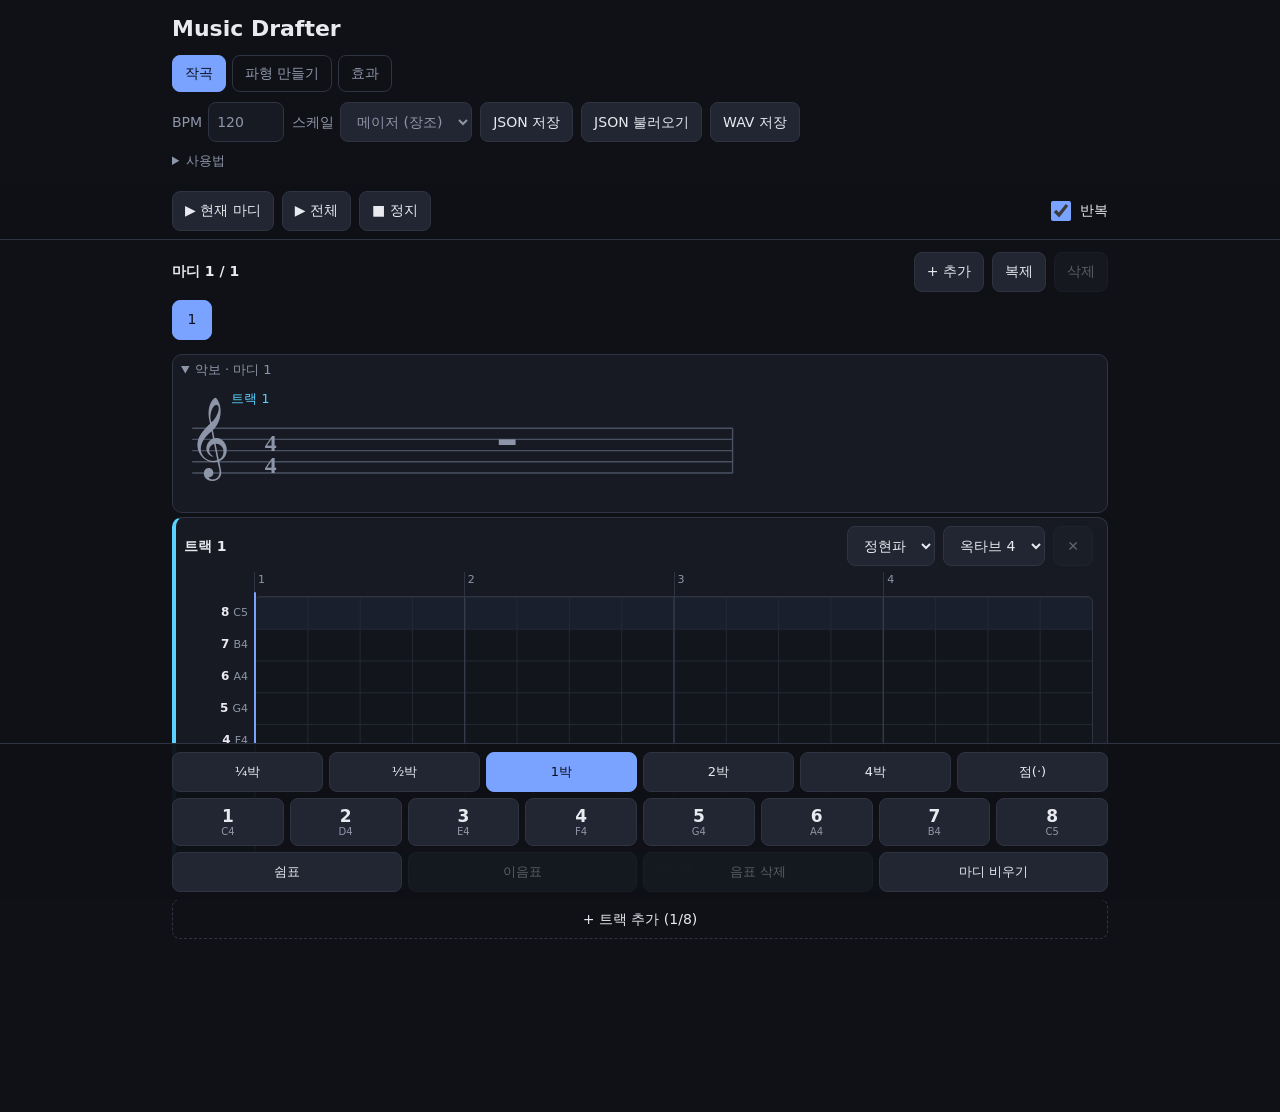
<file: index.html>
<!doctype html>
<html lang="ko">
<head>
  <meta charset="utf-8">
  <meta name="viewport" content="width=device-width, initial-scale=1, viewport-fit=cover">
  <meta name="theme-color" content="#0f1116">
  <meta name="description" content="마디 단위로 작곡하고 바로 반복 재생해 보는 웹 작곡 스케치북">
  <title>Music Drafter</title>
  <link rel="icon" href="data:image/svg+xml,<svg xmlns='http://www.w3.org/2000/svg' viewBox='0 0 100 100'><text y='.9em' font-size='90'>🎵</text></svg>">
  <link rel="stylesheet" href="https://fonts.googleapis.com/css2?family=Noto+Music&text=%F0%9D%84%9E%F0%9D%84%9F%F0%9D%84%A2%E2%99%AD&display=swap">
  <link rel="stylesheet" href="style.css">
  <script type="module" src="js/main.js"></script>
</head>
<body>
  <header class="wrap head">
    <h1>Music Drafter</h1>
    <nav class="pages" aria-label="페이지">
      <a href="index.html" aria-current="page">작곡</a>
      <a href="lab.html">파형 만들기</a>
      <a href="fx.html">효과</a>
    </nav>
    <div class="settings">
      <label>BPM <input id="bpm" data-set="bpm" type="number" min="30" max="300" step="1" inputmode="numeric"></label>
      <label>스케일
        <select id="scale" data-set="scale">
          <option value="major">메이저 (장조)</option>
          <option value="minor">마이너 (단조)</option>
        </select>
      </label>
      <button data-act="save">JSON 저장</button>
      <button data-act="open">JSON 불러오기</button>
      <button data-act="wav">WAV 저장</button>
      <input id="file" type="file" accept=".json,application/json" hidden>
    </div>
    <details class="help">
      <summary>사용법</summary>
      <ul>
        <li>격자를 탭하면 선택한 길이의 음표가 그 자리에 놓입니다. 아래 <b>1~8</b> 버튼은 커서(파란 선) 위치에 차례로 입력합니다.</li>
        <li>음표를 탭하면 선택됩니다. 길이 버튼으로 길이를 바꾸고, 이음표·음표 삭제를 쓸 수 있습니다. 음 높이는 같은 자리의 다른 줄을 탭하면 바뀝니다. 드럼 트랙은 탭하면 지워집니다.</li>
        <li><b>쉼표</b>는 커서부터 선택한 길이만큼 비웁니다. 음표가 없는 구간은 모두 쉼표입니다.</li>
        <li><b>이음표</b>는 바로 다음에 오는 같은 높이의 음과 끊김 없이 이어 재생합니다. 마디를 넘어서도 이어집니다.</li>
        <li>박자 눈금(1 2 3 4)을 탭하면 커서를 옮깁니다. 재생 중에 편집해도 바로 반영됩니다.</li>
      </ul>
    </details>
  </header>

  <nav class="transport" aria-label="재생">
    <div class="wrap">
      <button data-act="play" data-mode="measure">▶ 현재 마디</button>
      <button data-act="play" data-mode="song">▶ 전체</button>
      <button data-act="stop">■ 정지</button>
      <label class="check"><input id="loop" data-set="loop" type="checkbox"> 반복</label>
    </div>
  </nav>

  <main class="wrap">
    <section class="measures" aria-label="마디">
      <div class="measure-bar">
        <strong id="measure-info"></strong>
        <button id="add-measure" data-act="addMeasure">+ 추가</button>
        <button id="copy-measure" data-act="copyMeasure">복제</button>
        <button id="del-measure" data-act="delMeasure">삭제</button>
      </div>
      <div id="tabs" class="tabs"></div>
    </section>
    <details class="score-panel" open>
      <summary id="score-title">악보</summary>
      <div id="score" class="score"></div>
    </details>
    <section id="lanes" aria-label="트랙"></section>
    <button id="add-track" class="add-track" data-act="addTrack"></button>
  </main>

  <footer class="palette" aria-label="입력">
    <div class="wrap">
      <div id="durs" class="row durs">
        <button data-act="dur" data-v="1">¼박</button>
        <button data-act="dur" data-v="2">½박</button>
        <button data-act="dur" data-v="4">1박</button>
        <button data-act="dur" data-v="8">2박</button>
        <button data-act="dur" data-v="16">4박</button>
        <button id="dot" data-act="dot" title="점음표: 길이 ×1.5">점(·)</button>
      </div>
      <div id="degs" class="row degs"></div>
      <div class="row acts">
        <button data-act="rest">쉼표</button>
        <button id="tie" data-act="tie">이음표</button>
        <button id="del" data-act="del">음표 삭제</button>
        <button data-act="clear">마디 비우기</button>
      </div>
    </div>
  </footer>

  <div id="toast" class="toast" role="status" aria-live="polite"></div>
</body>
</html>
</file>
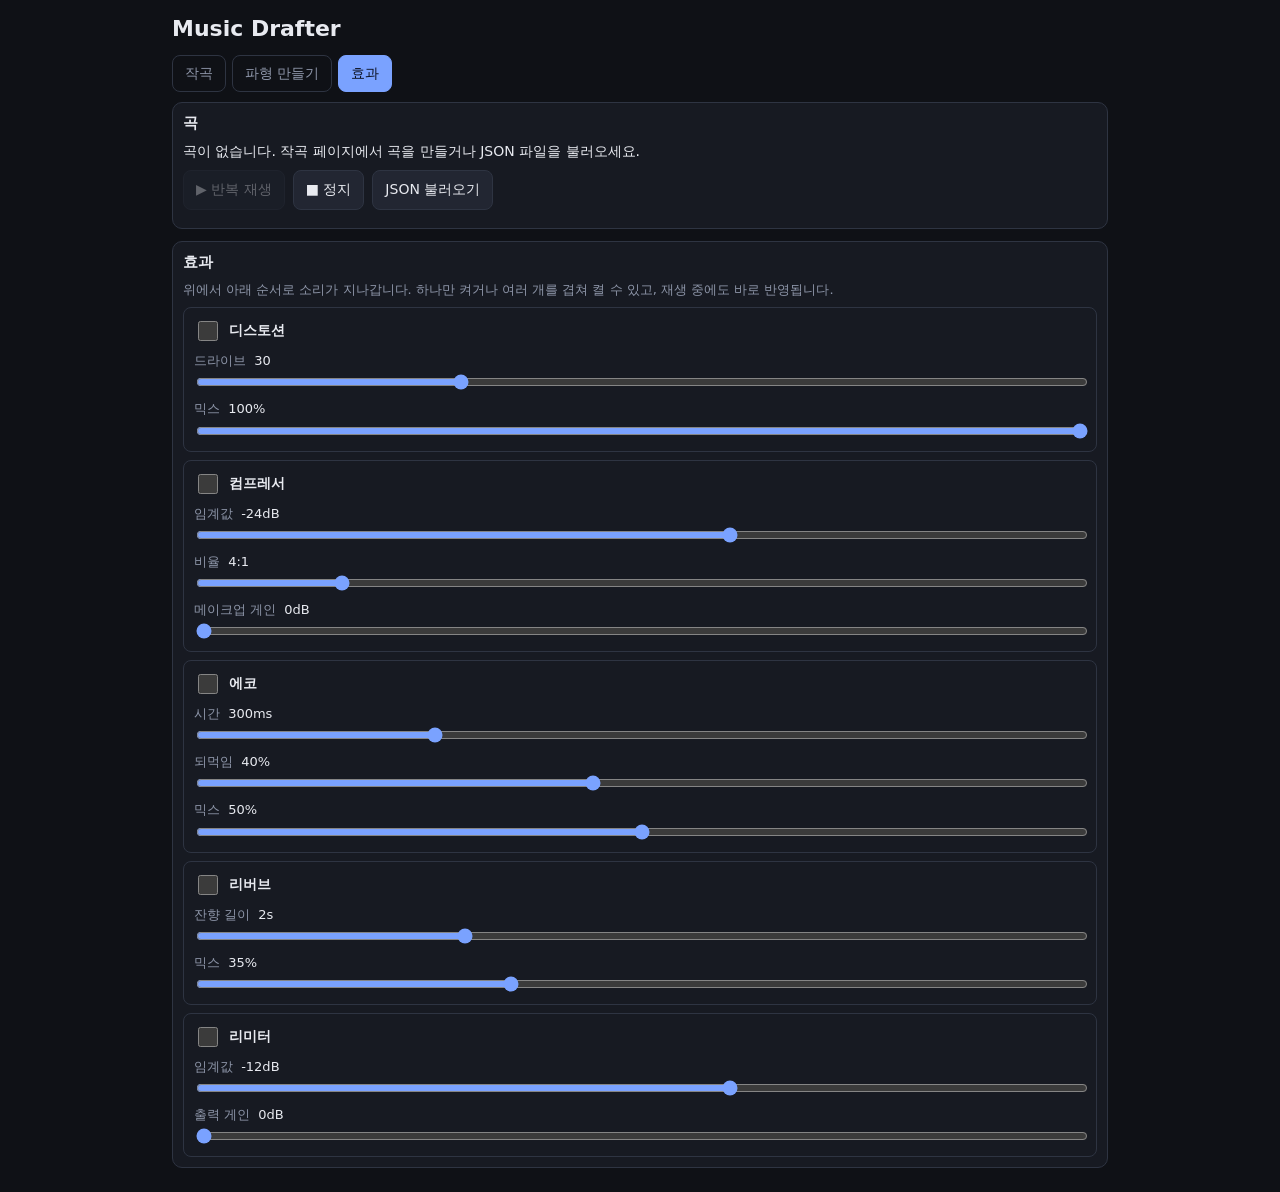
<file: fx.html>
<!doctype html>
<html lang="ko">
<head>
  <meta charset="utf-8">
  <meta name="viewport" content="width=device-width, initial-scale=1, viewport-fit=cover">
  <meta name="theme-color" content="#0f1116">
  <meta name="description" content="만든 곡에 에코·리버브·컴프레서·디스토션·리미터를 하나씩 또는 겹쳐 걸어 들어 보는 페이지">
  <title>효과 · Music Drafter</title>
  <link rel="icon" href="data:image/svg+xml,<svg xmlns='http://www.w3.org/2000/svg' viewBox='0 0 100 100'><text y='.9em' font-size='90'>🎵</text></svg>">
  <link rel="stylesheet" href="style.css">
  <script type="module" src="js/fx/main.js"></script>
</head>
<body>
  <header class="wrap head">
    <h1>Music Drafter</h1>
    <nav class="pages" aria-label="페이지">
      <a href="index.html">작곡</a>
      <a href="lab.html">파형 만들기</a>
      <a href="fx.html" aria-current="page">효과</a>
    </nav>
  </header>

  <main class="wrap panels">
    <section>
      <h2>곡</h2>
      <p id="song-info" class="song-info"></p>
      <div class="buttons">
        <button id="play" disabled>▶ 반복 재생</button>
        <button id="stop">■ 정지</button>
        <button id="open">JSON 불러오기</button>
      </div>
      <input id="file" type="file" accept=".json,application/json" hidden>
      <p id="status" class="hint" role="status"></p>
    </section>

    <section>
      <h2>효과</h2>
      <p class="hint">위에서 아래 순서로 소리가 지나갑니다. 하나만 켜거나 여러 개를 겹쳐 켤 수 있고, 재생 중에도 바로 반영됩니다.</p>
      <div id="effects" class="effects"></div>
    </section>
  </main>
</body>
</html>
</file>
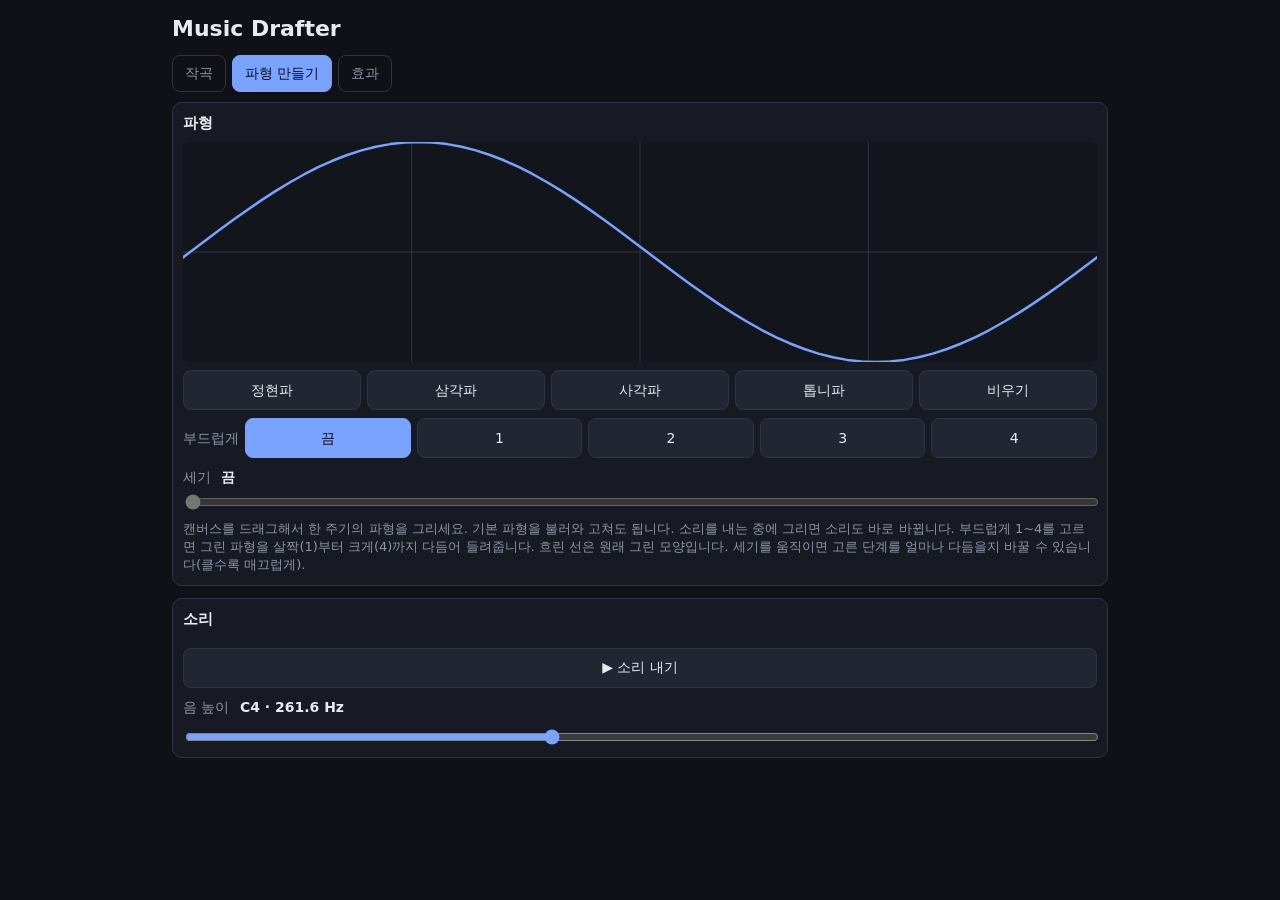
<file: lab.html>
<!doctype html>
<html lang="ko">
<head>
  <meta charset="utf-8">
  <meta name="viewport" content="width=device-width, initial-scale=1, viewport-fit=cover">
  <meta name="theme-color" content="#0f1116">
  <meta name="description" content="직접 그린 파형으로 소리를 내고 음 높이를 바꿔 들어 보는 페이지">
  <title>파형 만들기 · Music Drafter</title>
  <link rel="icon" href="data:image/svg+xml,<svg xmlns='http://www.w3.org/2000/svg' viewBox='0 0 100 100'><text y='.9em' font-size='90'>🎵</text></svg>">
  <link rel="stylesheet" href="style.css">
  <script type="module" src="js/lab/main.js"></script>
</head>
<body>
  <header class="wrap head">
    <h1>Music Drafter</h1>
    <nav class="pages" aria-label="페이지">
      <a href="index.html">작곡</a>
      <a href="lab.html" aria-current="page">파형 만들기</a>
      <a href="fx.html">효과</a>
    </nav>
  </header>

  <main class="wrap panels">
    <section>
      <h2>파형</h2>
      <canvas id="wave" aria-label="파형 한 주기 (드래그해서 그리기)"></canvas>
      <div class="presets">
        <button data-preset="sine">정현파</button>
        <button data-preset="triangle">삼각파</button>
        <button data-preset="square">사각파</button>
        <button data-preset="sawtooth">톱니파</button>
        <button data-preset="flat">비우기</button>
      </div>
      <div class="levels" role="group" aria-labelledby="smooth-label">
        <span id="smooth-label">부드럽게</span>
        <button data-smooth="0" class="on">끔</button>
        <button data-smooth="1">1</button>
        <button data-smooth="2">2</button>
        <button data-smooth="3">3</button>
        <button data-smooth="4">4</button>
      </div>
      <div class="strength">
        <label for="strength">세기 <strong id="strength-label"></strong></label>
        <input id="strength" type="range" min="0.25" max="8" step="0.25" disabled>
      </div>
      <p class="hint">캔버스를 드래그해서 한 주기의 파형을 그리세요. 기본 파형을 불러와 고쳐도 됩니다. 소리를 내는 중에 그리면 소리도 바로 바뀝니다.
        부드럽게 1~4를 고르면 그린 파형을 살짝(1)부터 크게(4)까지 다듬어 들려줍니다. 흐린 선은 원래 그린 모양입니다.
        세기를 움직이면 고른 단계를 얼마나 다듬을지 바꿀 수 있습니다(클수록 매끄럽게).</p>
    </section>

    <section class="sound">
      <h2>소리</h2>
      <button id="play">▶ 소리 내기</button>
      <label for="pitch">음 높이 <strong id="pitch-label"></strong></label>
      <input id="pitch" type="range" min="36" max="96" step="1" value="60">
    </section>
  </main>
</body>
</html>
</file>
<file: style.css>
:root {
  --bg: #0f1116;
  --panel: #171a22;
  --raised: #222632;
  --line: #2e3442;
  --text: #e8eaf0;
  --muted: #8d95a8;
  --accent: #7aa2ff;
  --play: #ffd166;
  --keys: 56px;
  --row: 28px;
  color-scheme: dark;
}

* { box-sizing: border-box; }
html { -webkit-text-size-adjust: 100%; }
body {
  margin: 0;
  background: var(--bg);
  color: var(--text);
  font: 14px/1.4 system-ui, -apple-system, "Segoe UI", Roboto, "Apple SD Gothic Neo", "Noto Sans KR", sans-serif;
}
.wrap { max-width: 960px; margin: 0 auto; padding: 0 12px; }

button, select, input { font: inherit; color: inherit; }
button, select {
  min-height: 40px;
  padding: 0 12px;
  border: 1px solid var(--line);
  border-radius: 8px;
  background: var(--raised);
  cursor: pointer;
  touch-action: manipulation;
  -webkit-tap-highlight-color: transparent;
}
button { white-space: nowrap; }
button:disabled { opacity: .35; cursor: default; }
button.on { background: var(--accent); border-color: var(--accent); color: #0b1020; }
:focus-visible { outline: 2px solid var(--accent); outline-offset: 2px; }
input[type=number] {
  width: 76px;
  min-height: 40px;
  padding: 0 8px;
  border: 1px solid var(--line);
  border-radius: 8px;
  background: var(--panel);
}

/* header */
.head h1 { margin: 14px 0 10px; font-size: 18px; }
.settings { display: flex; flex-wrap: wrap; align-items: center; gap: 8px; }
.settings label { display: flex; align-items: center; gap: 6px; color: var(--muted); }
.help { margin-top: 10px; color: var(--muted); font-size: 13px; }
.help summary { cursor: pointer; }
.help ul { margin: 6px 0 0; padding-left: 18px; }
.help b { color: var(--text); }

/* page tabs (composer / waveform lab / effects) */
.pages { display: flex; gap: 6px; margin-bottom: 10px; }
.pages a {
  padding: 8px 12px;
  border: 1px solid var(--line);
  border-radius: 8px;
  color: var(--muted);
  text-decoration: none;
}
.pages a[aria-current="page"] { background: var(--accent); border-color: var(--accent); color: #0b1020; }

/* transport (stays on top while scrolling) */
.transport {
  position: sticky;
  top: 0;
  z-index: 5;
  margin-top: 12px;
  border-bottom: 1px solid var(--line);
  background: rgba(15, 17, 22, .96);
}
.transport .wrap { display: flex; align-items: center; gap: 8px; padding-top: 8px; padding-bottom: 8px; }
.check { display: flex; align-items: center; gap: 6px; margin-left: auto; }
.check input { width: 20px; height: 20px; accent-color: var(--accent); }

/* measures */
.measure-bar { display: flex; align-items: center; gap: 8px; margin: 12px 0 8px; }
.measure-bar strong { margin-right: auto; }
.tabs { position: relative; display: flex; gap: 6px; padding-bottom: 6px; overflow-x: auto; }
.tab { flex: none; min-width: 40px; padding: 0 8px; }
.tab.play { box-shadow: inset 0 -3px 0 var(--play); }

/* lanes — grid geometry: 16 steps (4 per beat) × 8 degrees, matching song.js */
#lanes { display: grid; gap: 8px; margin-top: 4px; }
.lane {
  padding: 8px 14px 8px 8px;
  border: 1px solid var(--line);
  border-left: 4px solid var(--c);
  border-radius: 10px;
  background: var(--panel);
}
.lane-head { display: flex; align-items: center; gap: 8px; margin-bottom: 6px; }
.lane-head strong { margin-right: auto; }
.del-track { width: 40px; padding: 0; }
.roll { display: grid; grid-template-columns: var(--keys) 1fr; column-gap: 6px; }
.ruler {
  display: grid;
  grid-template-columns: repeat(16, 1fr);
  height: 24px;
  color: var(--muted);
  font-size: 11px;
  cursor: pointer;
}
.ruler span { padding-left: 3px; border-left: 1px solid transparent; }
.ruler span:nth-child(4n + 1) { border-left-color: var(--line); }
.keys { display: grid; grid-template-rows: repeat(8, 1fr); color: var(--muted); font-size: 11px; }
.keys span { display: flex; align-items: center; justify-content: flex-end; gap: 4px; white-space: nowrap; }
.keys b { color: var(--text); font-size: 12px; }
.grid {
  position: relative;
  height: calc(var(--row) * 8);
  border: 1px solid var(--line);
  border-radius: 6px;
  background:
    linear-gradient(90deg, #3b4253 1px, transparent 1px) 0 0 / 25% 100%,
    linear-gradient(90deg, #232835 1px, transparent 1px) 0 0 / 6.25% 100%,
    linear-gradient(#232835 1px, transparent 1px) 0 0 / 100% 12.5%,
    linear-gradient(rgba(122, 162, 255, .07) 12.5%, transparent 12.5% 87.5%, rgba(122, 162, 255, .07) 87.5%),
    #12151c;
  cursor: crosshair;
  touch-action: manipulation;
  user-select: none;
  -webkit-user-select: none;
  -webkit-touch-callout: none;
  -webkit-tap-highlight-color: transparent;
}
.mini .grid { height: 40px; cursor: pointer; }
.lane-pick {
  display: flex;
  flex-direction: column;
  justify-content: center;
  min-height: 0;
  padding: 0 6px;
  font-size: 12px;
  line-height: 1.2;
  text-align: left;
}
.lane-pick small { color: var(--muted); font-size: 10px; }

.note {
  position: absolute;
  height: 12.5%;
  display: flex;
  align-items: center;
  padding: 0 4px;
  border-radius: 4px;
  background: var(--c);
  box-shadow: inset 0 0 0 1px rgba(0, 0, 0, .35);
  color: #0b1020;
  font-size: 11px;
  font-weight: 700;
}
.mini .note { border-radius: 2px; }
.note.on { z-index: 1; outline: 2px solid #fff; outline-offset: 1px; }
/* tie arcs: below the note's end (outgoing) and, for a tie coming from the previous measure, its start */
.note.tie::after,
.note.tied::before {
  content: "";
  position: absolute;
  top: 100%;
  width: 18px;
  height: 7px;
  border: 2px solid var(--c);
  border-top: 0;
  border-radius: 0 0 18px 18px;
}
.note.tie::after { right: -9px; }
.note.tied::before { left: -9px; }
.note.open::after { border-style: dashed; opacity: .7; }
.cursor {
  position: absolute;
  top: -5px;
  bottom: -5px;
  width: 2px;
  margin-left: -1px;
  border-radius: 1px;
  background: var(--accent);
  pointer-events: none;
}
.playhead { position: absolute; top: 0; bottom: 0; background: rgba(255, 209, 102, .2); pointer-events: none; }
.rests { position: relative; height: 22px; margin-top: 6px; }
.rest {
  position: absolute;
  top: 0;
  bottom: 0;
  display: grid;
  place-items: center;
  overflow: hidden;
  border: 1px dashed #4a5163;
  border-radius: 4px;
  color: var(--muted);
  font-size: 10px;
  white-space: nowrap;
}
.rest-key { align-self: center; margin-top: 6px; color: var(--muted); font-size: 11px; text-align: right; }
.add-track { width: 100%; margin: 10px 0 16px; border-style: dashed; background: transparent; }

/* score (staff view): clef and flat glyphs come from the Noto Music subset loaded in index.html */
.score-panel { margin-top: 8px; padding: 6px 8px; border: 1px solid var(--line); border-radius: 10px; background: var(--panel); }
.score-panel summary { color: var(--muted); font-size: 13px; cursor: pointer; }
.score svg { display: block; width: 100%; max-width: 560px; height: auto; margin-top: 10px; overflow: visible; }
.score text { fill: var(--muted); }
.score .clef, .score .flat { font-family: "Noto Music", "Segoe UI Symbol", "Apple Symbols", serif; }
.score .clef { font-size: 34px; }
.score .flat { font-size: 20px; }
.score .meter { font: 700 17px Georgia, "Times New Roman", serif; text-anchor: middle; }
.score .tlabel { font-size: 9px; }
.score .tlabel { fill: var(--c); }
.score .staff, .score .ledger { stroke: #4a5163; }
.score .sign { fill: var(--muted); }
.score .nt { fill: var(--c); stroke: var(--c); }
.score .rest { fill: var(--muted); stroke: var(--muted); }
.score ellipse, .score circle, .score rect { stroke: none; }
.score .line, .score .tie { fill: none; stroke-width: 1.4; }
.score .hollow { fill: none; stroke: inherit; stroke-width: 1.6; }
.score .tie.open { stroke-dasharray: 2 2; }
.score .dur { opacity: .2; }
.score .nt.live { fill: #fff; stroke: #fff; }
.score .nt.live .dur { fill: var(--c); opacity: .55; }
.score .score-head { stroke: var(--play); stroke-width: 2; }
.score .off { display: none; }

/* input palette (stays at the bottom) */
.palette {
  position: sticky;
  bottom: 0;
  z-index: 5;
  padding: 8px 0 calc(8px + env(safe-area-inset-bottom));
  border-top: 1px solid var(--line);
  background: rgba(15, 17, 22, .96);
}
.palette .wrap { display: grid; gap: 6px; }
.row { display: grid; gap: 6px; }
.durs { grid-template-columns: repeat(6, minmax(0, 1fr)); }
.degs { grid-template-columns: repeat(8, minmax(0, 1fr)); }
.acts { grid-template-columns: repeat(4, minmax(0, 1fr)); }
.palette button { padding: 0 2px; font-size: 13px; }
.degs button {
  display: flex;
  flex-direction: column;
  align-items: center;
  justify-content: center;
  min-height: 48px;
  line-height: 1.15;
}
.degs b { font-size: 17px; }
.degs small { color: var(--muted); font-size: 10px; }
.degs span { font-size: 11px; }

.toast {
  position: fixed;
  left: 50%;
  bottom: 190px;
  z-index: 10;
  max-width: calc(100% - 32px);
  padding: 10px 14px;
  border-radius: 10px;
  background: #2b3142;
  box-shadow: 0 6px 24px rgba(0, 0, 0, .4);
  opacity: 0;
  pointer-events: none;
  transform: translate(-50%, 8px);
  transition: opacity .2s, transform .2s;
}
.toast.show { opacity: 1; transform: translate(-50%, 0); }

/* panel pages (waveform lab, effects) */
.panels { display: grid; gap: 12px; margin-top: 4px; margin-bottom: 24px; }
.panels section { padding: 10px; border: 1px solid var(--line); border-radius: 10px; background: var(--panel); }
.panels h2 { margin: 0 0 8px; font-size: 15px; }

/* waveform lab page */
#wave { display: block; width: 100%; height: 220px; border-radius: 6px; background: #12151c; cursor: crosshair; touch-action: none; }
.presets { display: grid; grid-template-columns: repeat(5, minmax(0, 1fr)); gap: 6px; margin-top: 8px; }
.levels { display: grid; grid-template-columns: auto repeat(5, minmax(0, 1fr)); align-items: center; gap: 6px; margin-top: 8px; }
.levels span { color: var(--muted); }
.presets button, .levels button { padding: 0 4px; }
.strength { display: grid; gap: 4px; margin-top: 10px; }
.hint { margin: 8px 0 0; color: var(--muted); font-size: 13px; }
.sound { display: grid; gap: 10px; }
.sound label, .strength label { color: var(--muted); }
.sound strong, .strength strong { margin-left: 6px; color: var(--text); }
#pitch, #strength { width: 100%; accent-color: var(--accent); }

/* effects page */
.song-info { margin: 0 0 8px; }
.buttons { display: flex; flex-wrap: wrap; gap: 8px; }
.effects { display: grid; gap: 8px; margin-top: 8px; }
.fx { padding: 10px; border: 1px solid var(--line); border-radius: 8px; }
.fx:has(:checked) { border-color: var(--accent); }
.fx-name { display: flex; align-items: center; gap: 8px; font-weight: 600; }
.fx-name input { width: 20px; height: 20px; accent-color: var(--accent); }
.param { display: grid; gap: 2px; margin-top: 8px; color: var(--muted); font-size: 13px; }
.param output { margin-left: 4px; color: var(--text); }
.param input { width: 100%; accent-color: var(--accent); }

@media (min-width: 720px) {
  :root { --row: 32px; --keys: 64px; }
  .head h1 { font-size: 22px; }
}

@media (max-width: 380px) {
  .transport .wrap { gap: 6px; }
  .transport button { padding: 0 8px; font-size: 13px; }
  .palette .wrap, .row { gap: 4px; }
  .palette button { padding: 0; font-size: 12px; }
  .degs span { font-size: 10px; letter-spacing: -.5px; }
}
</file>
